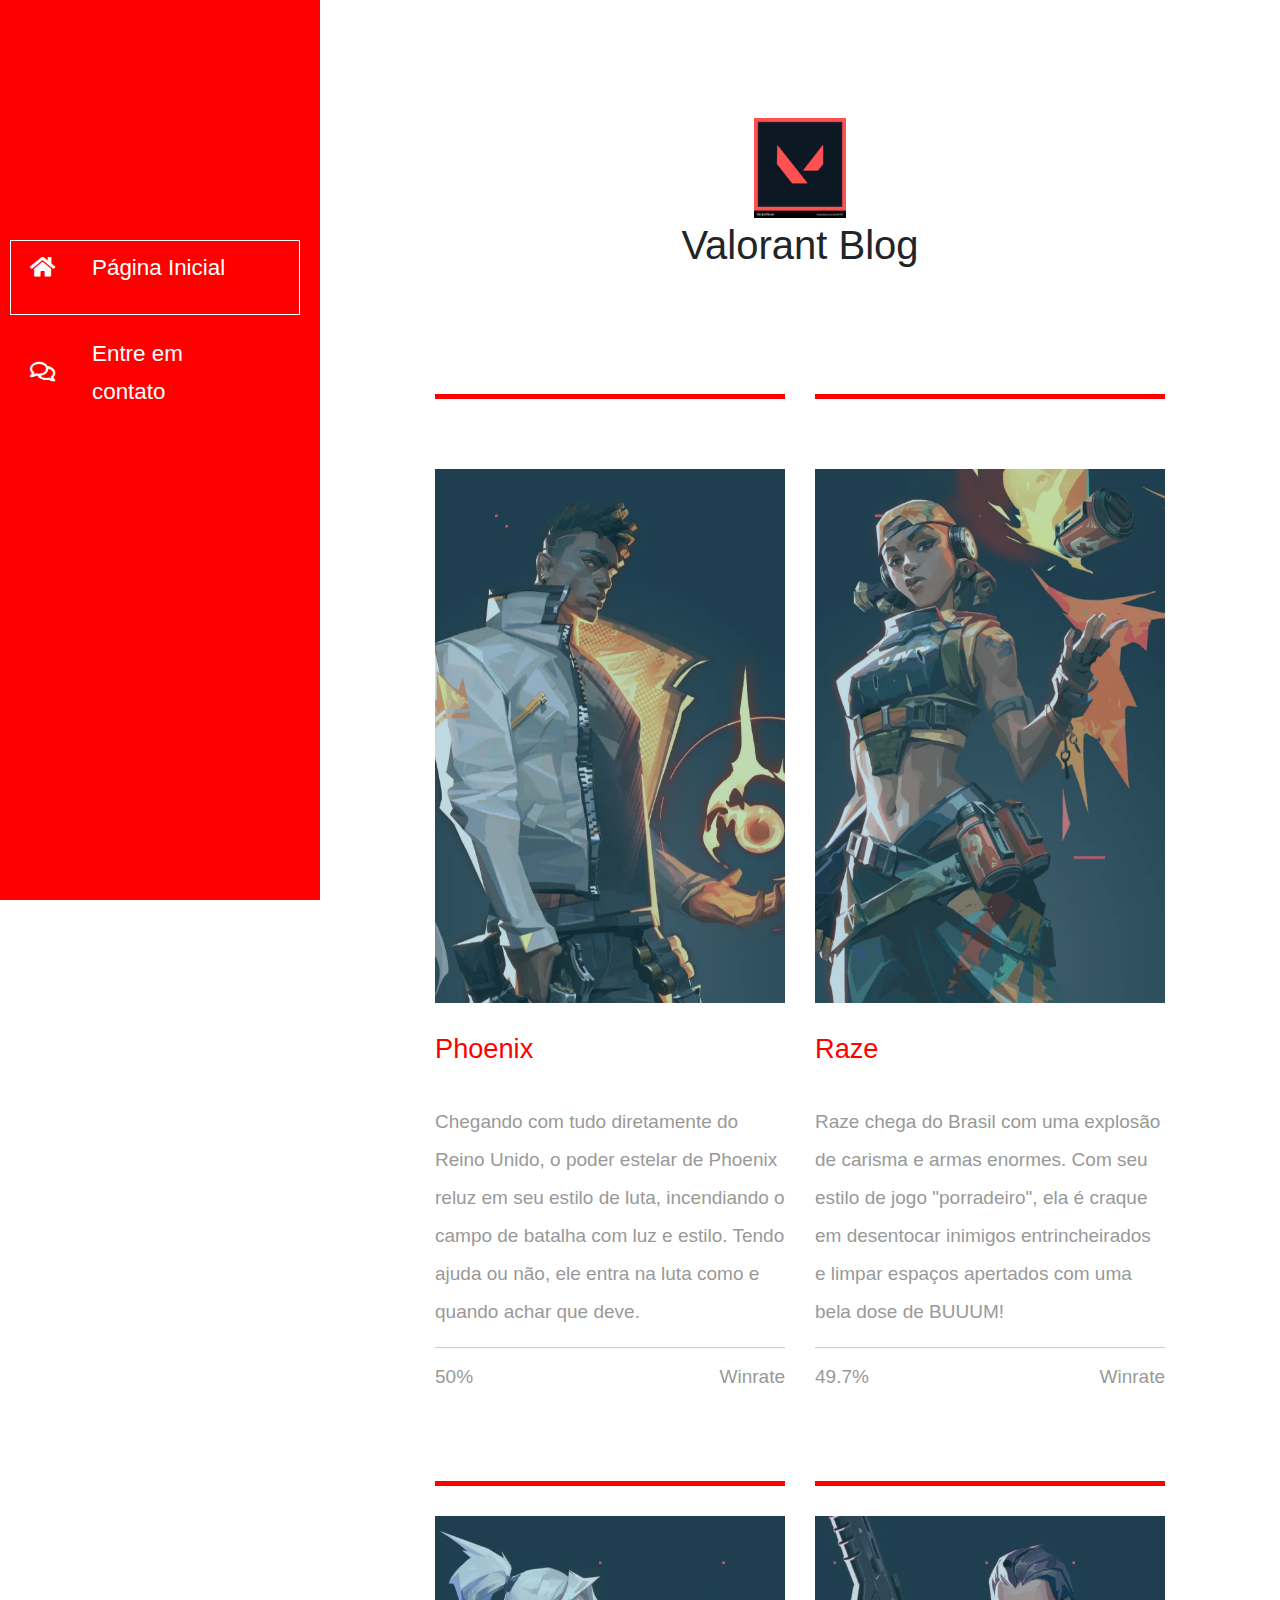
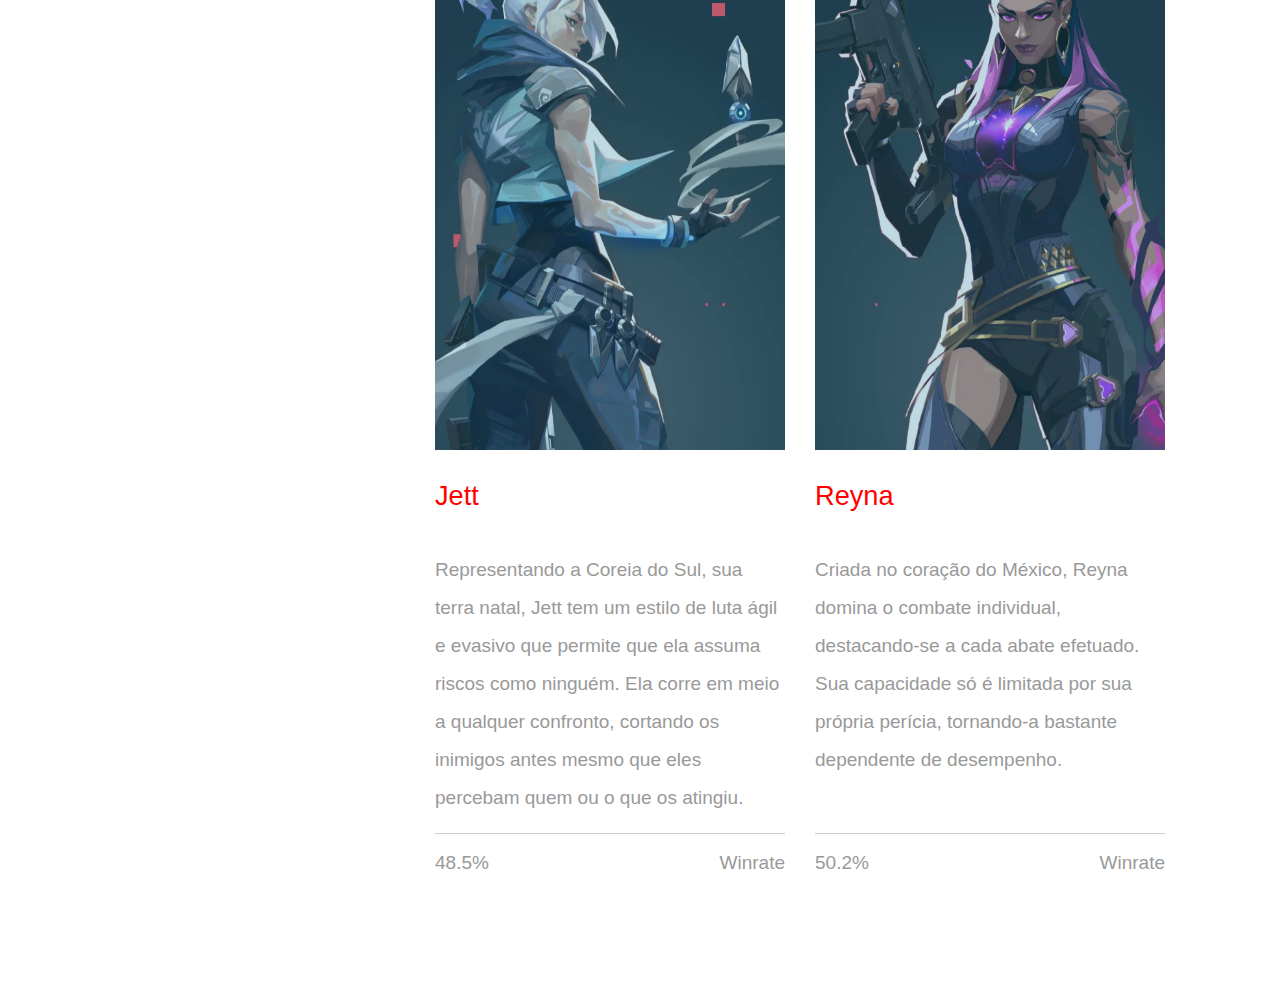
<file: index.html>
<!DOCTYPE html>
<html lang="en">
  <head>
    <meta charset="UTF-8" />
    <meta name="viewport" content="width=device-width, initial-scale=1.0" />
    <title>Valorant Blog</title>
    <link rel="stylesheet" href="fontawesome/css/all.min.css" />
    <link href="css/bootstrap.min.css" rel="stylesheet" />
    <link href="css/templatemo-xtra-blog.css" rel="stylesheet" />
  </head>
  <body>
    <header class="tm-header" id="tm-header" style="background-color: red">
      <div class="tm-header-wrapper">
        <button
          class="navbar-toggler"
          type="button"
          aria-label="Toggle navigation"
        >
          <i class="fas fa-bars"></i>
        </button>
        <nav class="tm-nav" id="tm-nav" style="margin-top: 200px">
          <ul>
            <li class="tm-nav-item active">
              <a href="index.html" class="tm-nav-link">
                <i class="fas fa-home"></i>
                Página Inicial
              </a>
            </li>
            <li class="tm-nav-item">
              <a href="contact.html" class="tm-nav-link">
                <i class="far fa-comments"></i>
                Entre em contato
              </a>
            </li>
          </ul>
        </nav>
      </div>
    </header>
    <div class="container-fluid">
      <main class="tm-main">
        <div class="row tm-row">
          <div class="col-12">
            <div class="tm-site-header">
              <div class="mb-3 mx-auto tm-site-logo">
                <img
                  src="img/logo.jpg"
                  style="width: 100px; height: 100px"
                  alt=""
                />
              </div>
              <h1 class="text-center">Valorant Blog</h1>
            </div>
          </div>
        </div>
        <div class="row tm-row">
          <article class="col-12 col-md-6 tm-post">
            <hr class="tm-hr-primary" />
            <a href="post.html" class="effect-lily tm-post-link tm-pt-60">
              <div class="tm-post-link-inner">
                <img src="img/Phoenix.webp" alt="Image" class="img-fluid" />
              </div>
              <h2 class="tm-pt-30 tm-color-primary tm-post-title">Phoenix</h2>
            </a>
            <p class="tm-pt-30">
              Chegando com tudo diretamente do Reino Unido, o poder estelar de
              Phoenix reluz em seu estilo de luta, incendiando o campo de
              batalha com luz e estilo. Tendo ajuda ou não, ele entra na luta
              como e quando achar que deve.
            </p>
            <hr />
            <div class="d-flex justify-content-between">
              <span>50%</span>
              <span>Winrate</span>
            </div>
          </article>
          <article class="col-12 col-md-6 tm-post">
            <hr class="tm-hr-primary" />
            <a class="effect-lily tm-post-link tm-pt-60">
              <div class="tm-post-link-inner">
                <img src="img/Raze.webp" alt="Image" class="img-fluid" />
              </div>
              <h2 class="tm-pt-30 tm-color-primary tm-post-title">Raze</h2>
            </a>
            <p class="tm-pt-30">
              Raze chega do Brasil com uma explosão de carisma e armas enormes.
              Com seu estilo de jogo "porradeiro", ela é craque em desentocar
              inimigos entrincheirados e limpar espaços apertados com uma bela
              dose de BUUUM!
            </p>
            <hr style="margin-top: 15px" />
            <div class="d-flex justify-content-between">
              <span>49.7%</span>
              <span>Winrate</span>
            </div>
          </article>
          <article class="col-12 col-md-6 tm-post">
            <hr class="tm-hr-primary" />
            <a class="effect-lily tm-post-link tm-pt-20">
              <div class="tm-post-link-inner">
                <img src="img/Jett.webp" alt="Image" class="img-fluid" />
              </div>
              <h2 class="tm-pt-30 tm-color-primary tm-post-title">Jett</h2>
            </a>
            <p class="tm-pt-30">
              Representando a Coreia do Sul, sua terra natal, Jett tem um estilo
              de luta ágil e evasivo que permite que ela assuma riscos como
              ninguém. Ela corre em meio a qualquer confronto, cortando os
              inimigos antes mesmo que eles percebam quem ou o que os atingiu.
            </p>
            <hr />
            <div class="d-flex justify-content-between">
              <span>48.5%</span>
              <span>Winrate</span>
            </div>
          </article>
          <article class="col-12 col-md-6 tm-post">
            <hr class="tm-hr-primary" />
            <a class="effect-lily tm-post-link tm-pt-20">
              <div class="tm-post-link-inner">
                <img src="img/Reyna.webp" alt="Image" class="img-fluid" />
              </div>
              <h2 class="tm-pt-30 tm-color-primary tm-post-title">Reyna</h2>
            </a>
            <p class="tm-pt-30">
              Criada no coração do México, Reyna domina o combate individual,
              destacando-se a cada abate efetuado. Sua capacidade só é limitada
              por sua própria perícia, tornando-a bastante dependente de
              desempenho.
            </p>
            <hr style="margin-top: 54px" />
            <div class="d-flex justify-content-between">
              <span>50.2%</span>
              <span>Winrate</span>
            </div>
          </article>
        </div>
      </main>
    </div>
  </body>
</html>
</file>
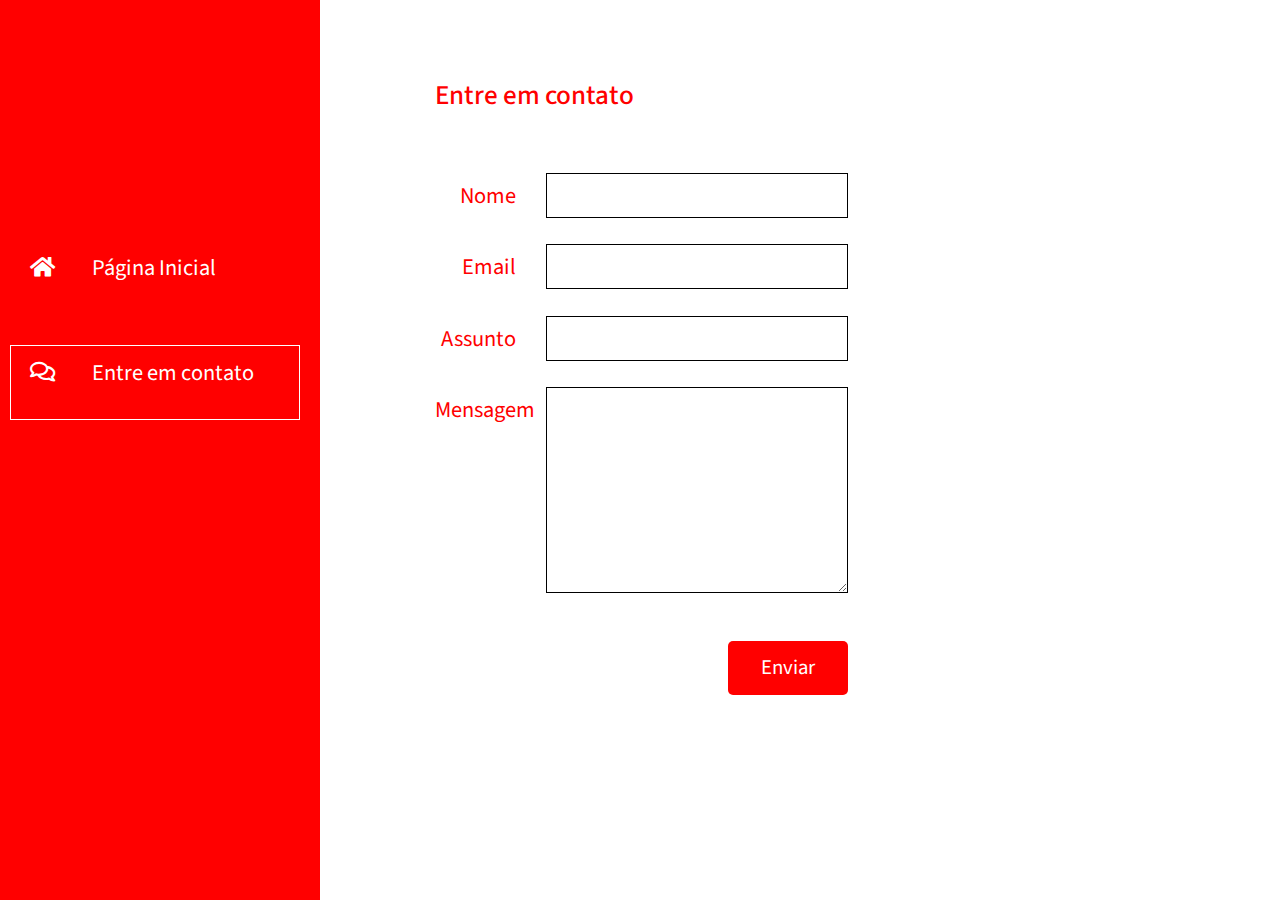
<file: contact.html>
<!DOCTYPE html>
<html lang="en">
  <head>
    <meta charset="UTF-8" />
    <meta name="viewport" content="width=device-width, initial-scale=1.0" />
    <title>Valorant Blog</title>
    <link rel="stylesheet" href="fontawesome/css/all.min.css" />
    <!-- https://fontawesome.com/ -->
    <link
      href="https://fonts.googleapis.com/css2?family=Source+Sans+Pro&display=swap"
      rel="stylesheet"
    />
    <!-- https://fonts.google.com/ -->
    <link href="css/bootstrap.min.css" rel="stylesheet" />
    <link href="css/templatemo-xtra-blog.css" rel="stylesheet" />
  </head>
  <body>
    <header class="tm-header" id="tm-header" style="background-color: red;">
      <div class="tm-header-wrapper">
        <button
          class="navbar-toggler"
          type="button"
          aria-label="Toggle navigation"
        >
          <i class="fas fa-bars"></i>
        </button>
        <nav class="tm-nav" id="tm-nav" style="margin-top: 200px;">
          <ul>
            <li class="tm-nav-item">
              <a href="index.html" class="tm-nav-link">
                <i class="fas fa-home"></i>
                Página Inicial
              </a>
            </li>
            <li class="tm-nav-item active">
              <a href="contact.html" class="tm-nav-link">
                <i class="far fa-comments"></i>
                Entre em contato
              </a>
            </li>
          </ul>
        </nav>
      </div>
    </header>
    <div class="container-fluid">
      <main class="tm-main">
        <div class="row tm-row tm-mb-120">
          <div class="col-12">
            <h2 class="tm-color-primary tm-post-title tm-mb-60">
              Entre em contato
            </h2>
          </div>
          <div class="col-lg-7 tm-contact-left">
            <form
              method="POST"
              action=""
              class="mb-5 ml-auto mr-0 tm-contact-form"
            >
              <div class="form-group row mb-4">
                <label
                  for="nome"
                  class="col-sm-3 col-form-label text-right tm-color-primary"
                  >Nome</label
                >
                <div class="col-sm-9">
                  <input
                    class="form-control mr-0 ml-auto"
                    name="nome"
                    id="name"
                    type="text"
                    required
                  />
                </div>
              </div>
              <div class="form-group row mb-4">
                <label
                  for="email"
                  class="col-sm-3 col-form-label text-right tm-color-primary"
                  >Email</label
                >
                <div class="col-sm-9">
                  <input
                    class="form-control mr-0 ml-auto"
                    name="email"
                    id="email"
                    type="email"
                    required
                  />
                </div>
              </div>
              <div class="form-group row mb-4">
                <label
                  for="assunto"
                  class="col-sm-3 col-form-label text-right tm-color-primary"
                  >Assunto</label
                >
               <div class="col-sm-9">
                  <input
                    class="form-control mr-0 ml-auto"
                    name="assunto"
                    id="subject"
                    type="text"
                    required
                  />
                </div>
              </div>
              <div class="form-group row mb-5">
                <label
                  for="mensagem"
                  class="col-sm-3 col-form-label text-right tm-color-primary"
                  >Mensagem</label
                >
                <div class="col-sm-9">
                  <textarea
                    class="form-control mr-0 ml-auto"
                    name="mensagem"
                    id="mensagem"
                    rows="8"
                    required
                  ></textarea>
                </div>
              </div>
              <div class="form-group row text-right">
                <div class="col-12">
                  <p class="tm-btn tm-btn-primary tm-btn-small">
                    Enviar
                  </p>
                </div>
              </div>
            </form>
          </div>
        </div>
      </main>
    </div>
    <!-- <script src="js/jquery.min.js"></script>
    <script src="js/templatemo-script.js"></script> -->
  </body>
</html>
</file>
<file: css/templatemo-xtra-blog.css>
html { overflow-x: hidden; }

body {
    margin: 0;
    padding: 0;
    font-family: 'Source Sans Pro', sans-serif;
    font-size: 19px;
    line-height: 2em;
    overflow-x: hidden;
}

p, span { color: #999; }
hr { 
    border-top-color: #CCC; 
    margin-top: 10px;
    margin-bottom: 10px;
}
.form-control::-webkit-input-placeholder { color: #999; }  
.form-control:-ms-input-placeholder { color: #999; }  
.form-control::placeholder { color: #999; }

.tm-header {
    background-color: #0CC;
    color: white;
    
    position: fixed;
    top: 0;
    left: 0;
    bottom: 0;
    z-index: 100;
    width: 400px;
    overflow-y: visible;     
}

.tm-header-wrapper {
    overflow-y: scroll;
    scrollbar-width: none;
    -ms-overflow-style: none;
    padding: 30px;
    width: 100%;
    height: 100%; 
}

.tm-header-wrapper::-webkit-scrollbar {
    width: 0;
    height: 0;
}

.tm-site-header {
    margin-top: 50px;
    margin-bottom: 115px;
}

.tm-site-logo {
    width: 75px;
    height: 75px;
    border-radius: 50%;
    background-color: white;    
    display: flex;
    align-items: center;
    justify-content: center;
}

.tm-site-logo i { color: #0CC; }

.tm-main {
    margin-left: 400px;
    padding: 80px 100px 25px;
}

.tm-post { max-width: 470px; }

.tm-row {
    max-width: 980px;
    justify-content: space-between;
}

.tm-nav { margin-bottom: 100px; }

.tm-nav-item {
    list-style: none;
    margin-bottom: 30px;
}

.tm-nav-link {
    color: white;
    background-color: transparent;
    height: 75px;
    width: 100%;
    max-width: 300px;    
    display: flex;
    align-items: center;
    font-size: 1.4rem;
    padding: 30px;
}

.tm-nav ul { position: relative; }

.tm-nav-item:hover:after,
.tm-nav-item.active:after {
    content: '';
    width: 100%;
    max-width: 300px;    
    height: 75px;
    display: block;
    border: 1px solid white;
    margin-left: 10px;
    margin-top: -65px;
    position: absolute;
    z-index: -1000;
}

.tm-nav-link i { margin-right: 37px; }

ul { 
    margin: 0; 
    padding: 0;
}

.tm-nav { margin-left: -30px; }

.tm-social-link {
    display: inline-block;
    background-color: white;    
    font-size: 1.4rem;
    width: 50px;
    height: 50px;
    text-align: center;
    padding-top: 8px; 
    margin-right: 15px;   
    margin-bottom: 15px;
}

.tm-social-icon { 
    color: #0CC;    
    transition: all 0.3s ease;
}

.navbar-toggler { display: none; }

.tm-search-form {
    display: flex;
    align-items: center;
    justify-content: flex-end;
}

.form-inline .form-control.tm-search-input {
    display: block;
    height: 60px;
    width: 480px;
    margin-right: 30px;
    border-radius: 0;
    border-color: #0CC;
    font-size: 1.2rem;
}

.tm-search-button {
    width: 60px;
    height: 60px;
    border: none;
    background-color: #0CC;
    transition: all 0.3s ease;
}

.tm-search-button:hover { background-color: #09b6b6; }

.tm-search-icon {
    color: white;
    font-size: 1.3rem;
}

.tm-post-link {
    display: block;
    position: relative;
	cursor: pointer;
}

.tm-post-link-inner {
    overflow: hidden;
    background: #3085a3;
}

.tm-post-link img {
    position: relative;
	display: block;
	min-height: 100%;
	max-width: 100%;
	opacity: 0.8;
}

.effect-lily img {
	max-width: none;
	width: -webkit-calc(100% + 50px);
	width: calc(100% + 50px);
	opacity: 0.7;
	-webkit-transition: opacity 0.35s, -webkit-transform 0.35s;
	transition: opacity 0.35s, transform 0.35s;
	-webkit-transform: translate3d(-40px,0, 0);
	transform: translate3d(-40px,0,0);
}

.effect-lily:hover img { opacity: 1; }

.effect-lily:hover img {
    -webkit-transform: translate3d(0,0,0);
	transform: translate3d(0,0,0);
}

.tm-post { margin-bottom: 75px; }

.tm-new-badge {
    top: 25px;
    right: -10px;
    background-color: #0CC;
    color: white;
    padding: 5px 20px;
}

.tm-post-title {
    font-size: 1.7rem;
    transition: all 0.3s ease;
}

.tm-h3 {
    font-size: 1.3rem;
    color: #999;
}

.tm-post-link:hover .tm-post-title { color: black; }

.tm-btn {
    display: inline-block;
    border-radius: 5px;
    font-size: 1.3rem;
    transition: all 0.3s ease;
}

.tm-btn-primary {    
    background-color: red;
    color: white;  
    padding: 8px 43px;
    border: none;
}

.tm-btn-small { padding: 8px 33px; }

.tm-btn-primary:hover {
    cursor: pointer;
    background-color: red;
    color: black;
}

.tm-paging-nav ul li {
    list-style: none;
    display: inline-block;
    margin-right: 10px;
}

.tm-paging-nav ul li:last-child { margin-right: 0; }

.tm-paging-link {
    background-color: #F0F0F0;
    color: #999;
    width: 50px;
    height: 50px;
    display: flex;
    align-items: center;
    justify-content: center;    
}

.tm-paging-item .tm-paging-link:hover,
.tm-paging-item.active .tm-paging-link {
    background-color: #0CC;
    color: white;
}

.tm-btn.disabled {
    background-color: #F0F0F0;
    color: #999;
    cursor: not-allowed;
}

.tm-external-link { color: #0CC; }
.tm-external-link:hover { color: #09b6b6; }

.tm-paging-wrapper {
    display: flex;
    justify-content: flex-end;
    align-items: center;
}

.tm-prev-next-wrapper,
.tm-paging-wrapper {
    flex: 0 0 50%;
    max-width: 50%;
    padding-left: 15px;
    padding-right: 15px;
}

.tm-copyright { text-align: right; }

/* Single Post page */
hr.tm-hr-primary { border-top: 5px solid red; }

video {
    width: 100%;
    height: auto;
}

.tm-comment {
    display: flex;
    align-items: flex-start;
}

.tm-comment-figure {
    margin-top: 10px;
    margin-right: 30px;
}

.tm-comment-reply { padding-left: 37px; }

.form-control {
    height: 45px;
    border-color: black;
    border-radius: 0;
}

.tm-comment-form { max-width: 360px; }
.tm-category-list { list-style-type: none; }
figure { margin: 0; }
figcaption { line-height: 1.4; }

.tm-post-full { max-width: 600px; }

.tm-post-sidebar {
    max-width: 280px;
    margin-left: auto;
    margin-right: 0;
}

.tm-pt-20 { padding-top: 20px; }
.tm-pt-30 { padding-top: 30px; }
.tm-pt-45 { padding-top: 45px; }
.tm-pt-60 { padding-top: 60px; }
.tm-mb-40 { margin-bottom: 40px; }
.tm-mb-45 { margin-bottom: 45px; }
.tm-mb-55 { margin-bottom: 55px; }
.tm-mb-60 { margin-bottom: 60px; }
.tm-mb-65 { margin-bottom: 65px; }
.tm-mb-75 { margin-bottom: 75px; }
.tm-mb-80 { margin-bottom: 80px; }
.tm-mb-120 { margin-bottom: 120px; }
.tm-mt-40 { margin-top: 40px; }
.tm-mt-100 { margin-top: 100px; }
.tm-mr-20 { margin-right: 20px; }
.tm-color-primary, span.tm-color-primary { color: red; }
a.tm-color-gray, .tm-color-gray { color: #999; }
a.tm-color-gray:hover { color: #099; }
.tm-bg-gray { background-color: #F3F4F5; }
button:focus { outline: none; }
a:hover { 
    text-decoration: none; 
    color: black;
}

a:hover figcaption { color: #056767; }
.img-thumbnail { max-width: none; }
.tm-about-pad { padding: 40px 35px; }
.tm-person { max-width: 430px; }
.tm-line-height-short { line-height: 1.8; }

.gmap_canvas {
    overflow:hidden;
    background:none!important;
    height:477px;
    width:100%;
}

.tm-social-links li { 
    list-style: none; 
    display: inline-block;
}

.tm-social-links li a {
    display: block;
    color: white;
    background-color: #0CC;
    width: 45px;
    height: 45px;    
    margin-right: 15px;    
}

.tm-social-links li a i { transition: all 0.3s ease; }
.tm-social-links li a:hover i.fa-facebook { color: #3b5998; }
.tm-social-links li a:hover i.fa-twitter { color: #00acee; }
.tm-social-links li a:hover i.fa-youtube { color: #c4302b; }
.tm-social-links li a:hover i.fa-instagram { color: #3f729b; }

.tm-contact-right { padding-left: 55px; }
.tm-contact-form { max-width: 488px; }

.tm-contact-form input,
.tm-contact-form textarea {
    max-width: 360px;
}

.tm-contact-form label { font-size: 1.4rem; }
.tm-contact-form .form-group { display: flex; }

@media (max-width: 1540px) {
    .tm-header { width: 320px; }

    .tm-main {
        margin-left: 320px;
        width: calc(100% - 320px);
    }
}

@media (max-width: 1300px) {
    .tm-about-col {
        flex: 0 0 100%;
        max-width: 100%;
        margin-bottom: 30px;
    }
}

@media (max-width: 1288px) {
    .tm-social-link { margin-right: 10px; }
}

@media (max-width: 1199px) {
    .tm-post-sidebar { max-width: 440px; }
    .form-inline .form-control.tm-search-input { width: 420px; }
}

@media (max-width: 1086px) {
    .form-inline .form-control.tm-search-input {
        width: 80%;
        margin-right: 15px;
    }
}

/* Hide sidebar */
@media (max-width: 991px) {
    .tm-header {
        width: 320px;
        left: -320px;        
        transition: all 0.3s ease;
    }

    .tm-header.show { left: 0; }
    .tm-header-wrapper { padding: 15px; }

    .navbar-toggler {
        display: block;
        position: fixed;
        left: 0;
        top: 0;
        background-color: rgba(56, 204, 204, 0.75);
        color: white;
        padding: 10px 15px;
        transition: all 0.3s ease;
        border-radius: 0;
        top: 5px;
    }

    .tm-header.show .navbar-toggler { left: 320px; }

    .tm-main {
        margin-left: 0;
        padding: 50px 40px;
        width: 100%;
    }

    .tm-post-sidebar {
        margin-left: 0;
        margin-right: auto;
    }

    .tm-person-col { width: 50%; }
    .tm-person { flex-direction: row; }

    .tm-contact-left {
        flex: 0 0 58.333333%;
        max-width: 58.333333%;
    }

    .tm-contact-right {
        flex: 0 0 41.666667%;
        max-width: 41.666667%;
    }

    .tm-post-full { max-width: none; }
}

@media (max-width: 767px) {
    .form-inline .form-control.tm-search-input {
        width: 70%;
        max-width: 375px;
        margin-right: 15px;
    }

    .tm-search-form { justify-content: flex-start; }
    .tm-main { padding: 60px 10px; }

    .tm-prev-next-wrapper,
    .tm-paging-wrapper {
        flex: 0 0 100%;
        max-width: 100%;
    }

    .tm-paging-wrapper { 
        margin-top: 50px; 
        justify-content: flex-start;
    }

    .tm-copyright { text-align: left; }
}

@media (max-width: 1199px) and (min-width: 992px) {
    .tm-person-col,
    .tm-contact-left,
    .tm-contact-right {
        flex: 0 0 100%;
        max-width: 100%;
    }

    .tm-contact-right { padding-left: 15px; }

    .tm-post-col,
    .tm-aside-col {
        flex: 0 0 100%;
        max-width: 100%;
    }

    .tm-post-sidebar {
        margin-left: 0;
        margin-right: auto;
    }
}

@media (max-width: 709px) {
    .tm-person-col { width: 100%; }
}

@media (max-width: 991px) and (min-width: 826px) {
    .tm-about-col {
        flex: 0 0 33.3333%;
        max-width: 33.3333%;
    }

    .tm-person { flex-direction: row; }
}

@media (max-width: 630px) {
    .tm-contact-left,
    .tm-contact-right {
        flex: 0 0 100%;
        max-width: 100%;
    }

    .tm-contact-right { padding-left: 15px; }
}

@media (max-width: 575px) {
    .tm-contact-form input, 
    .tm-contact-form textarea {
        max-width: 100%;
    }
}

@media (max-width: 480px) {
    .tm-person-col { width: 100%; }
    .tm-person { flex-direction: row; }
}

@media (max-width: 380px) {
    .tm-person img { max-width: 120px; }
}
</file>
